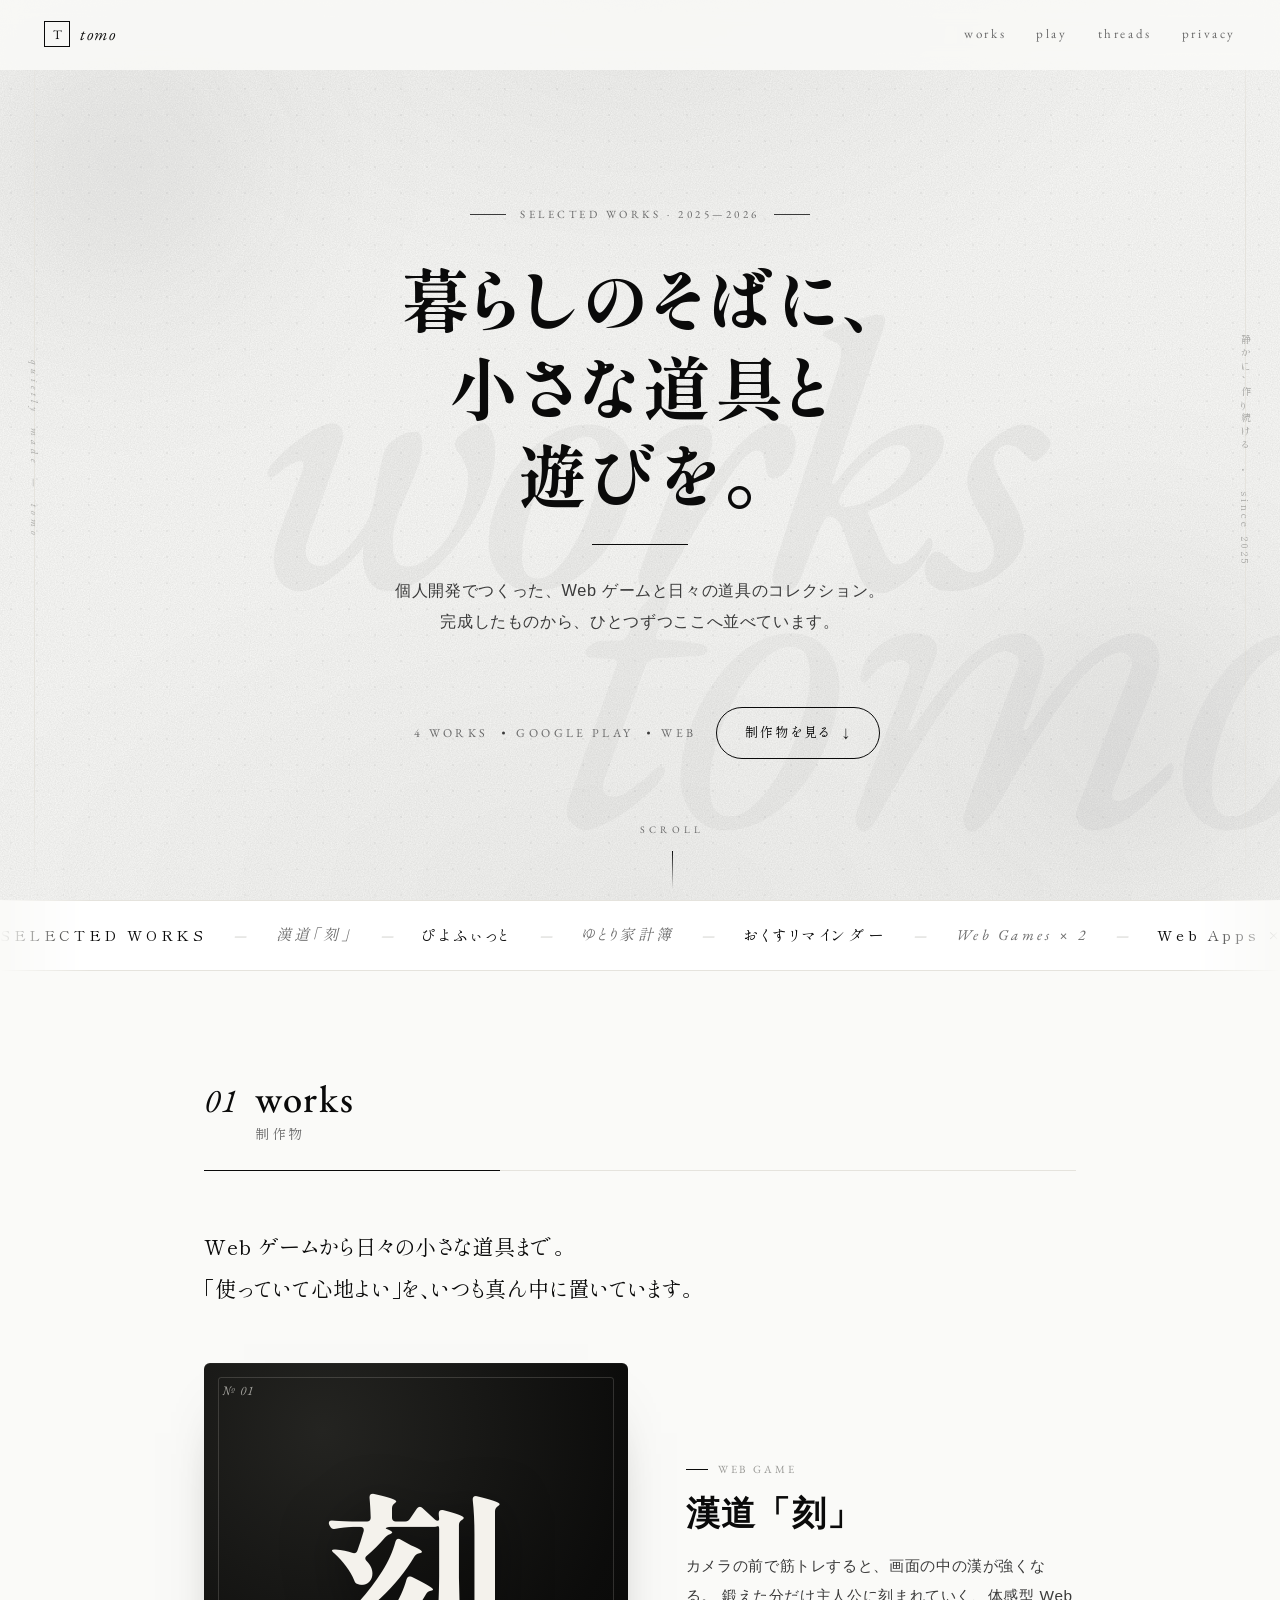
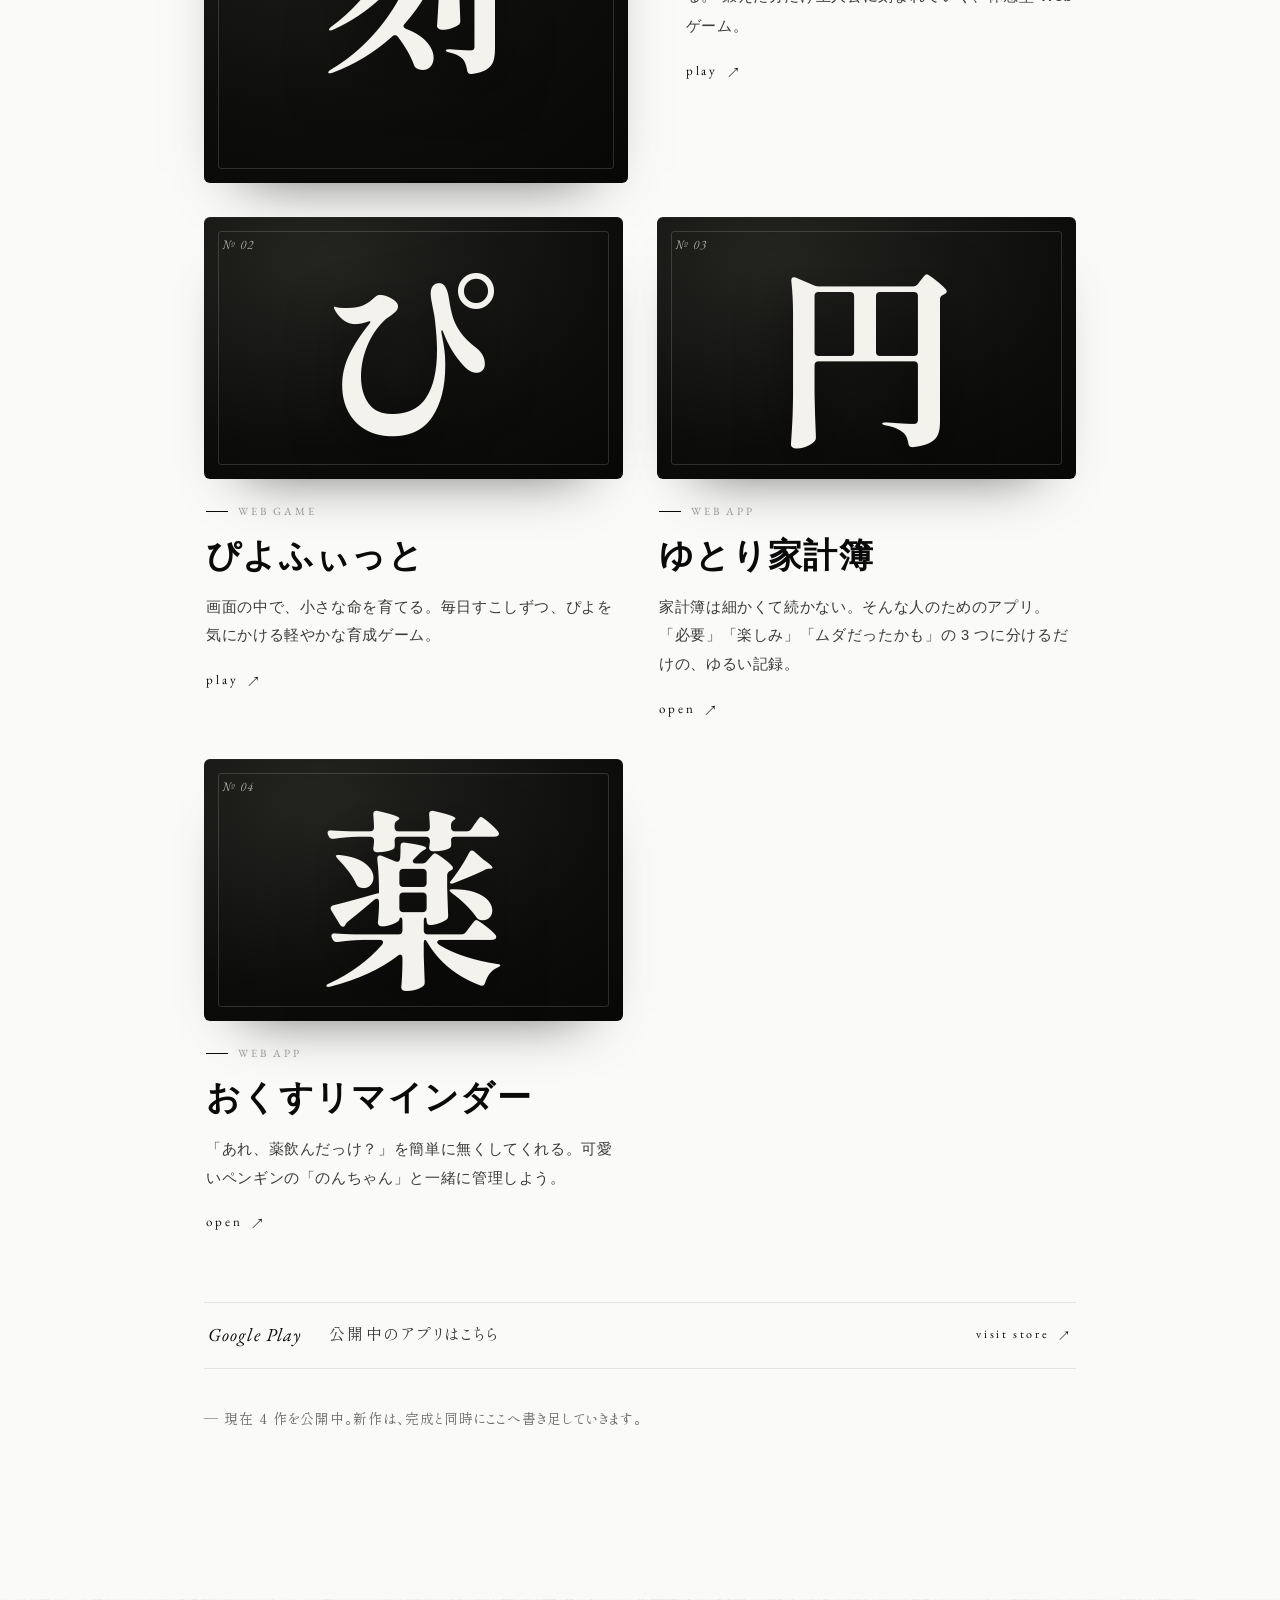
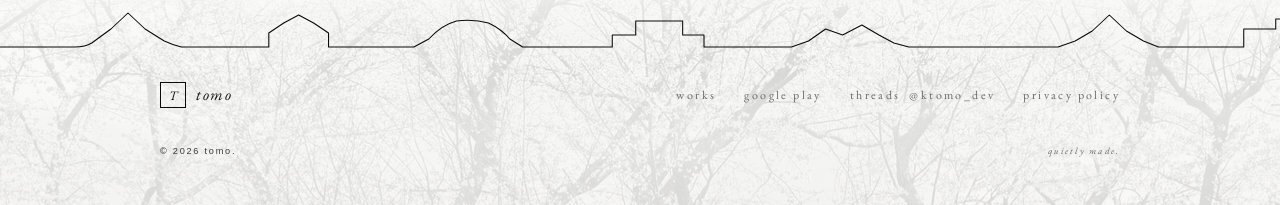
<file: index.html>
<!doctype html>
<html lang="ja">
<head>
<meta charset="utf-8" />
<meta name="viewport" content="width=device-width,initial-scale=1,viewport-fit=cover" />
<meta name="theme-color" content="#ffffff" />
<meta name="color-scheme" content="light" />

<title>とも ― 制作物 / Works &middot; Apps on Google Play</title>
<meta name="description"
  content="個人開発者ともの制作物コレクション。Web ゲームと日々の道具を一覧で。漢道「刻」・ぴよふぃっと・ゆとり家計簿・おくすリマインダー。" />
<link rel="canonical" href="https://tmk4men.github.io/tomo-site/" />

<meta property="og:type" content="website" />
<meta property="og:site_name" content="とも / Tomo" />
<meta property="og:title" content="とも ― 制作物 / Works &amp; Apps" />
<meta property="og:description"
  content="個人開発でつくった、Web ゲームと日々の道具のコレクション。" />
<meta property="og:url" content="https://tmk4men.github.io/tomo-site/" />
<meta property="og:image" content="https://tmk4men.github.io/tomo-site/assets/og.jpg" />
<meta property="og:image:width" content="1200" />
<meta property="og:image:height" content="630" />
<meta property="og:image:alt" content="とも ― 制作物コレクション。" />
<meta property="og:locale" content="ja_JP" />

<meta name="twitter:card" content="summary_large_image" />
<meta name="twitter:title" content="とも ― 制作物 / Works &amp; Apps" />
<meta name="twitter:description" content="個人開発でつくった、Web ゲームと日々の道具のコレクション。" />
<meta name="twitter:image" content="https://tmk4men.github.io/tomo-site/assets/og.jpg" />

<link rel="icon" type="image/png" sizes="32x32" href="assets/favicon-32.png" />
<link rel="icon" type="image/png" sizes="16x16" href="assets/favicon-16.png" />
<link rel="apple-touch-icon" sizes="180x180" href="assets/apple-touch-icon.png" />

<link rel="preconnect" href="https://fonts.googleapis.com" />
<link rel="preconnect" href="https://fonts.gstatic.com" crossorigin />
<link href="https://fonts.googleapis.com/css2?family=Shippori+Mincho+B1:wght@400;500;600;800&family=Zen+Kaku+Gothic+New:wght@300;400;500;700&family=EB+Garamond:ital,wght@0,400;0,500;1,400&family=Yomogi&display=swap"
  rel="stylesheet" />

<!-- Mark JS as available before first paint so reveal-on-scroll elements
     start hidden ONLY when JS can later reveal them (no-JS = always visible). -->
<script>document.documentElement.classList.add("js");</script>
<link rel="stylesheet" href="styles/main.css?v=16" />

<script type="application/ld+json">
{
  "@context": "https://schema.org",
  "@graph": [
    {
      "@type": "Person",
      "@id": "https://tmk4men.github.io/tomo-site/#tomo",
      "name": "とも",
      "alternateName": "Tomo",
      "url": "https://tmk4men.github.io/tomo-site/",
      "jobTitle": "個人アプリ開発者",
      "description": "Web ゲームと日々の道具を中心につくる個人開発者。"
    },
    {
      "@type": "ItemList",
      "name": "とも ― 制作物",
      "itemListOrder": "https://schema.org/ItemListOrderAscending",
      "numberOfItems": 4,
      "itemListElement": [
        {
          "@type": "ListItem",
          "position": 1,
          "item": {
            "@type": "SoftwareApplication",
            "name": "漢道「刻」",
            "applicationCategory": "GameApplication",
            "operatingSystem": "Web",
            "url": "https://haisui-no-ken.vercel.app/",
            "author": { "@id": "https://tmk4men.github.io/tomo-site/#tomo" }
          }
        },
        {
          "@type": "ListItem",
          "position": 2,
          "item": {
            "@type": "SoftwareApplication",
            "name": "ぴよふぃっと",
            "applicationCategory": "GameApplication",
            "operatingSystem": "Web",
            "url": "https://tamagolife.vercel.app/",
            "author": { "@id": "https://tmk4men.github.io/tomo-site/#tomo" }
          }
        },
        {
          "@type": "ListItem",
          "position": 3,
          "item": {
            "@type": "SoftwareApplication",
            "name": "ゆとり家計簿",
            "applicationCategory": "FinanceApplication",
            "operatingSystem": "Web",
            "url": "https://tmk4men.github.io/yurutto-kakeibo/",
            "author": { "@id": "https://tmk4men.github.io/tomo-site/#tomo" }
          }
        },
        {
          "@type": "ListItem",
          "position": 4,
          "item": {
            "@type": "SoftwareApplication",
            "name": "おくすリマインダー",
            "applicationCategory": "HealthApplication",
            "operatingSystem": "Web",
            "url": "https://okusu-reminder.vercel.app/",
            "author": { "@id": "https://tmk4men.github.io/tomo-site/#tomo" }
          }
        }
      ]
    }
  ]
}
</script>
</head>
<body>

<!-- thin reading progress -->
<div class="scroll-progress" aria-hidden="true"><span></span></div>

<!-- ───────────── decorative backdrop ───────────── -->
<div class="site-bg" aria-hidden="true">
  <div class="site-bg__grid"></div>
  <div class="site-bg__blob site-bg__blob--a"></div>
  <div class="site-bg__blob site-bg__blob--b"></div>
  <svg class="site-bg__noise" xmlns="http://www.w3.org/2000/svg">
    <filter id="sbNoise">
      <feTurbulence type="fractalNoise" baseFrequency="0.85" numOctaves="2" stitchTiles="stitch" />
      <feColorMatrix values="0 0 0 0 0.06  0 0 0 0 0.06  0 0 0 0 0.06  0 0 0 0.7 0" />
    </filter>
    <rect width="100%" height="100%" filter="url(#sbNoise)" />
  </svg>
  <div class="site-bg__rule site-bg__rule--l">
    <span class="site-bg__vert">quietly&nbsp;&nbsp;made&nbsp;&nbsp;—&nbsp;&nbsp;tomo</span>
  </div>
  <div class="site-bg__rule site-bg__rule--r">
    <span class="site-bg__vert">静かに、作り続ける　・　since 2025</span>
  </div>
  <div class="site-bg__mark">tomo</div>
</div>

<header class="site-header">
  <a href="#top" class="brand" aria-label="トップへ">
    <span class="brand-mark" aria-hidden="true">T</span>
    <span class="brand-name">tomo</span>
  </a>
  <nav class="site-nav" aria-label="主要ナビゲーション">
    <a href="#works">works</a>
    <a href="https://play.google.com/store/apps/dev?id=4981500069697226170" target="_blank" rel="noopener">play</a>
    <a href="https://www.threads.net/@ktomo_dev" target="_blank" rel="noopener">threads</a>
    <a href="privacy.html">privacy</a>
  </nav>
</header>

<main id="top">

<!-- ───────────── HERO ───────────── -->
<section class="hero" aria-labelledby="hero-title">
  <span class="hero-figure" aria-hidden="true">works</span>
  <div class="hero-inner">
    <p class="eyebrow">
      <span class="eyebrow-rule"></span>
      <span>Selected works &middot; 2025—2026</span>
      <span class="eyebrow-rule"></span>
    </p>

    <h1 id="hero-title" class="hero-title">
      <span class="hero-title-line">暮らしのそばに、</span>
      <span class="hero-title-line">小さな道具と</span>
      <span class="hero-title-line">遊びを。</span>
    </h1>

    <p class="hero-lead">
      個人開発でつくった、<br class="sp-only" />Web ゲームと日々の道具のコレクション。<br />
      完成したものから、<br class="sp-only" />ひとつずつここへ並べています。
    </p>

    <ul class="hero-meta" aria-label="メタ情報">
      <li>4 works</li>
      <li>Google Play</li>
      <li>Web</li>
    </ul>

    <a class="hero-cta" href="#works">
      <span>制作物を見る</span>
      <span class="hero-cta-arrow" aria-hidden="true">↓</span>
    </a>
  </div>

  <a class="hero-scroll" href="#works" aria-label="制作物へスクロール">
    <span class="hero-scroll-label">scroll</span>
    <span class="hero-scroll-line" aria-hidden="true"></span>
  </a>
</section>

<!-- ───────────── MARQUEE ───────────── -->
<div class="marquee" aria-hidden="true">
  <div class="marquee-track">
    <div class="marquee-group">
      <span class="m-item">SELECTED WORKS</span><span class="m-sep">—</span>
      <span class="m-item">漢道「刻」</span><span class="m-sep">—</span>
      <span class="m-item">ぴよふぃっと</span><span class="m-sep">—</span>
      <span class="m-item">ゆとり家計簿</span><span class="m-sep">—</span>
      <span class="m-item">おくすリマインダー</span><span class="m-sep">—</span>
      <span class="m-item">Web Games ×&nbsp;2</span><span class="m-sep">—</span>
      <span class="m-item">Web Apps ×&nbsp;2</span><span class="m-sep">—</span>
      <span class="m-item">Available on Google Play</span><span class="m-sep">—</span>
    </div>
    <div class="marquee-group" aria-hidden="true">
      <span class="m-item">SELECTED WORKS</span><span class="m-sep">—</span>
      <span class="m-item">漢道「刻」</span><span class="m-sep">—</span>
      <span class="m-item">ぴよふぃっと</span><span class="m-sep">—</span>
      <span class="m-item">ゆとり家計簿</span><span class="m-sep">—</span>
      <span class="m-item">おくすリマインダー</span><span class="m-sep">—</span>
      <span class="m-item">Web Games ×&nbsp;2</span><span class="m-sep">—</span>
      <span class="m-item">Web Apps ×&nbsp;2</span><span class="m-sep">—</span>
      <span class="m-item">Available on Google Play</span><span class="m-sep">—</span>
    </div>
  </div>
</div>

<!-- ───────────── WORKS ───────────── -->
<section class="works" id="works" aria-labelledby="works-title">
  <div class="section-head">
    <span class="section-num">01</span>
    <h2 class="section-title" id="works-title">works</h2>
    <span class="section-sub">制作物</span>
  </div>

  <p class="works-intro">
    Web ゲームから日々の小さな道具まで。<br />
    「使っていて心地よい」を、<br class="sp-only" />いつも真ん中に置いています。
  </p>

  <div class="works-gallery">

    <article class="work-card work-card--feature">
      <a class="work-card__link" href="https://haisui-no-ken.vercel.app/" target="_blank" rel="noopener" aria-label="漢道「刻」（Web Game）を新しいタブで開く">
        <span class="work-card__cover">
          <span class="work-card__glyph" aria-hidden="true">刻</span>
          <span class="work-card__no">№ 01</span>
          <span class="work-card__view">view ↗</span>
        </span>
        <span class="work-card__body">
          <span class="work-card__tag">Web Game</span>
          <span class="work-card__name">漢道「刻」</span>
          <span class="work-card__desc">
            カメラの前で筋トレすると、画面の中の漢が強くなる。
            鍛えた分だけ主人公に刻まれていく、体感型 Web ゲーム。
          </span>
          <span class="work-card__cta"><span>Play</span><span class="arrow" aria-hidden="true">↗</span></span>
        </span>
      </a>
    </article>

    <article class="work-card">
      <a class="work-card__link" href="https://tamagolife.vercel.app/?s=1776385224" target="_blank" rel="noopener" aria-label="ぴよふぃっと（Web Game）を新しいタブで開く">
        <span class="work-card__cover">
          <span class="work-card__glyph" aria-hidden="true">ぴ</span>
          <span class="work-card__no">№ 02</span>
          <span class="work-card__view">view ↗</span>
        </span>
        <span class="work-card__body">
          <span class="work-card__tag">Web Game</span>
          <span class="work-card__name">ぴよふぃっと</span>
          <span class="work-card__desc">
            画面の中で、小さな命を育てる。毎日すこしずつ、ぴよを気にかける軽やかな育成ゲーム。
          </span>
          <span class="work-card__cta"><span>Play</span><span class="arrow" aria-hidden="true">↗</span></span>
        </span>
      </a>
    </article>

    <article class="work-card">
      <a class="work-card__link" href="https://tmk4men.github.io/yurutto-kakeibo/" target="_blank" rel="noopener" aria-label="ゆとり家計簿（Web App）を新しいタブで開く">
        <span class="work-card__cover">
          <span class="work-card__glyph" aria-hidden="true">円</span>
          <span class="work-card__no">№ 03</span>
          <span class="work-card__view">view ↗</span>
        </span>
        <span class="work-card__body">
          <span class="work-card__tag">Web App</span>
          <span class="work-card__name">ゆとり家計簿</span>
          <span class="work-card__desc">
            家計簿は細かくて続かない。そんな人のためのアプリ。「必要」「楽しみ」「ムダだったかも」の 3 つに分けるだけの、ゆるい記録。
          </span>
          <span class="work-card__cta"><span>Open</span><span class="arrow" aria-hidden="true">↗</span></span>
        </span>
      </a>
    </article>

    <article class="work-card">
      <a class="work-card__link" href="https://okusu-reminder.vercel.app/" target="_blank" rel="noopener" aria-label="おくすリマインダー（Web App）を新しいタブで開く">
        <span class="work-card__cover">
          <span class="work-card__glyph" aria-hidden="true">薬</span>
          <span class="work-card__no">№ 04</span>
          <span class="work-card__view">view ↗</span>
        </span>
        <span class="work-card__body">
          <span class="work-card__tag">Web App</span>
          <span class="work-card__name">おくすリマインダー</span>
          <span class="work-card__desc">
            「あれ、薬飲んだっけ？」を簡単に無くしてくれる。可愛いペンギンの「のんちゃん」と一緒に管理しよう。
          </span>
          <span class="work-card__cta"><span>Open</span><span class="arrow" aria-hidden="true">↗</span></span>
        </span>
      </a>
    </article>

  </div>

  <a class="works-store" href="https://play.google.com/store/apps/dev?id=4981500069697226170" target="_blank" rel="noopener" aria-label="Google Play のとものアプリ一覧を新しいタブで開く">
    <span class="works-store-tag">Google Play</span>
    <span class="works-store-label">公開中のアプリはこちら</span>
    <span class="works-store-cta">
      <span class="works-store-cta-text">visit store</span>
      <span class="arrow" aria-hidden="true">↗</span>
    </span>
  </a>

  <p class="works-note">
    ―&nbsp;現在 4 作を公開中。<br class="sp-only" />新作は、完成と同時にここへ書き足していきます。
  </p>
</section>

</main>

<footer class="site-footer">
  <svg class="footer-horizon" viewBox="0 0 1200 52" preserveAspectRatio="none" aria-hidden="true">
    <path d="M0 48 L70 48 Q80 48 86 44 L104 30 L120 14 L136 30 L154 42 Q162 46 170 48 L252 48 L252 34 L266 24 L280 16 L294 24 L308 34 L308 48 L388 48 L402 40 Q414 26 428 22 Q444 20 458 24 Q470 30 478 40 L490 48 L574 48 L574 36 L596 36 L596 22 L640 22 L640 36 L660 36 L660 48 L742 48 L758 42 L774 30 L790 36 L808 26 L824 36 L838 44 L852 48 L992 48 L1008 42 L1024 32 L1040 16 L1056 32 L1072 42 L1086 48 L1166 48 L1166 30 L1196 30 L1196 20 L1206 20 L1206 30 L1210 30 L1210 48 L1200 48"
      fill="none" stroke="currentColor" stroke-width="1" stroke-linejoin="round" stroke-linecap="round" />
  </svg>
  <div class="footer-main">
    <div class="footer-brand">
      <span class="brand-mark" aria-hidden="true">T</span>
      <span>tomo</span>
    </div>
    <nav class="footer-nav" aria-label="フッターナビゲーション">
      <a href="#works">works</a>
      <a href="https://play.google.com/store/apps/dev?id=4981500069697226170" target="_blank" rel="noopener">google play</a>
      <a href="https://www.threads.net/@ktomo_dev" target="_blank" rel="noopener">threads &nbsp;@ktomo_dev</a>
      <a href="privacy.html">privacy policy</a>
    </nav>
  </div>
  <div class="footer-fine">
    <small>&copy; <span id="year">2026</span> tomo.</small>
    <small class="footer-fine-ja">quietly made.</small>
  </div>
</footer>

<script src="scripts/main.js?v=15" defer></script>
</body>
</html>
</file>
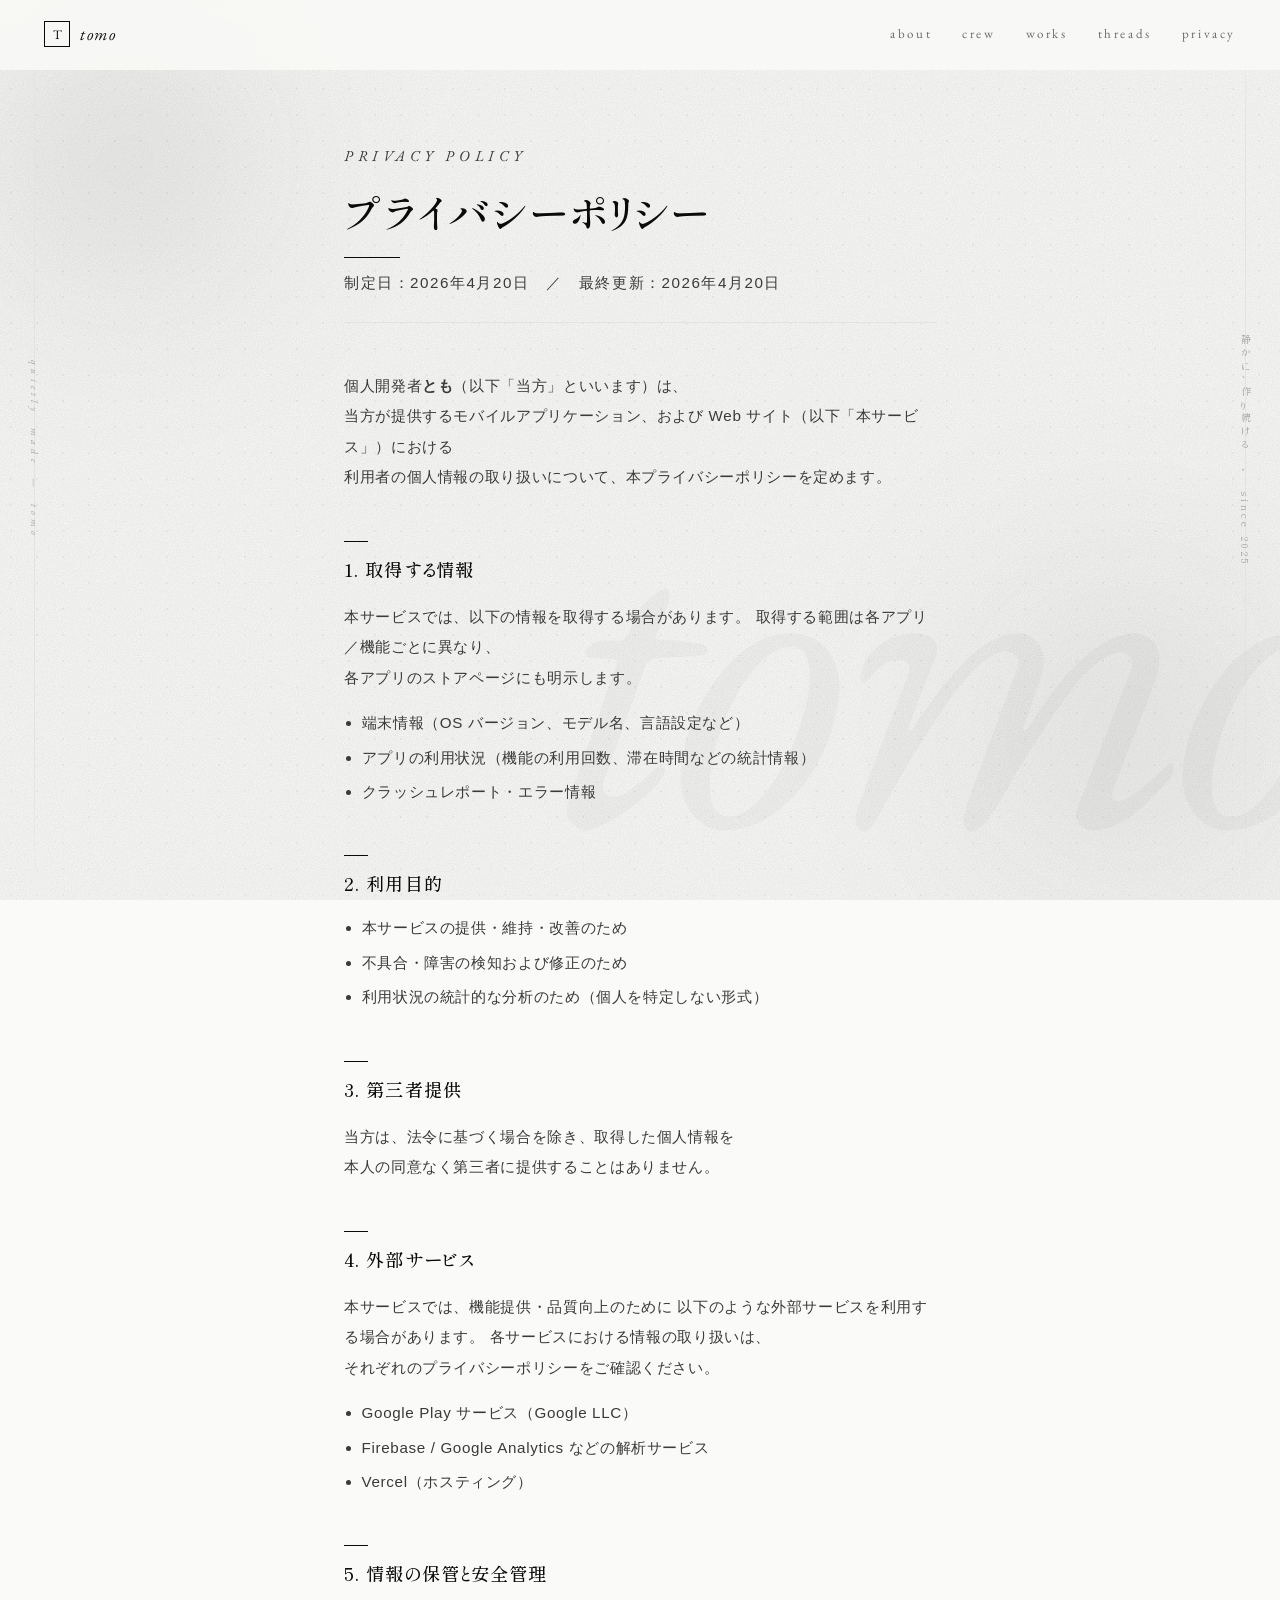
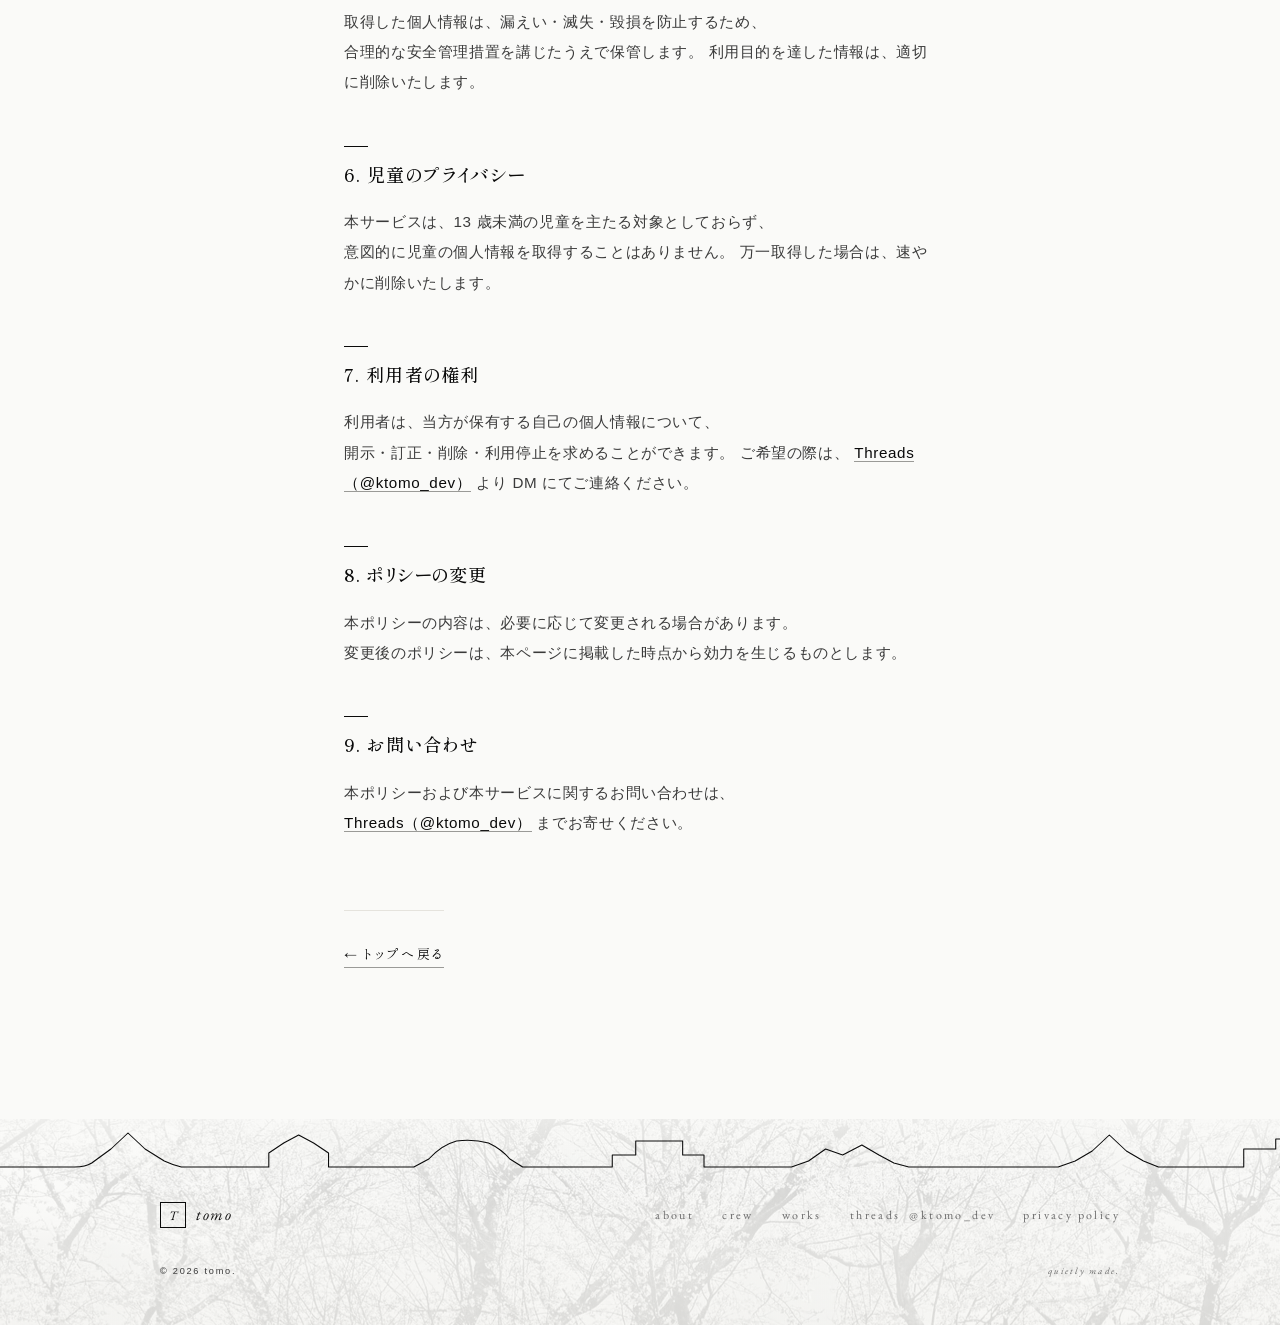
<file: privacy.html>
<!doctype html>
<html lang="ja">
<head>
<meta charset="utf-8" />
<meta name="viewport" content="width=device-width,initial-scale=1,viewport-fit=cover" />
<meta name="theme-color" content="#ffffff" />
<meta name="color-scheme" content="light" />

<title>プライバシーポリシー ― とも / Tomo</title>
<meta name="description" content="個人開発者ともの、アプリおよび当サイトにおける個人情報の取り扱いについてのポリシー。" />
<link rel="canonical" href="https://tmk4men.github.io/tomo-site/privacy.html" />

<meta property="og:type" content="article" />
<meta property="og:title" content="プライバシーポリシー ― とも / Tomo" />
<meta property="og:description" content="個人開発者ともの、アプリおよび当サイトにおける個人情報の取り扱いについて。" />
<meta property="og:image" content="https://tmk4men.github.io/tomo-site/assets/og.jpg" />
<meta property="og:locale" content="ja_JP" />

<link rel="icon" type="image/png" sizes="32x32" href="assets/favicon-32.png" />
<link rel="icon" type="image/png" sizes="16x16" href="assets/favicon-16.png" />
<link rel="apple-touch-icon" sizes="180x180" href="assets/apple-touch-icon.png" />

<link rel="preconnect" href="https://fonts.googleapis.com" />
<link rel="preconnect" href="https://fonts.gstatic.com" crossorigin />
<link href="https://fonts.googleapis.com/css2?family=Shippori+Mincho+B1:wght@400;500;600&family=Zen+Kaku+Gothic+New:wght@300;400;500&family=EB+Garamond:ital,wght@0,400;1,400&display=swap"
  rel="stylesheet" />

<link rel="stylesheet" href="styles/main.css?v=15" />
</head>
<body>

<!-- thin reading progress -->
<div class="scroll-progress" aria-hidden="true"><span></span></div>

<!-- ───────────── decorative backdrop ───────────── -->
<div class="site-bg" aria-hidden="true">
  <div class="site-bg__grid"></div>
  <div class="site-bg__blob site-bg__blob--a"></div>
  <div class="site-bg__blob site-bg__blob--b"></div>
  <svg class="site-bg__noise" xmlns="http://www.w3.org/2000/svg">
    <filter id="sbNoise">
      <feTurbulence type="fractalNoise" baseFrequency="0.85" numOctaves="2" stitchTiles="stitch" />
      <feColorMatrix values="0 0 0 0 0.06  0 0 0 0 0.06  0 0 0 0 0.06  0 0 0 0.7 0" />
    </filter>
    <rect width="100%" height="100%" filter="url(#sbNoise)" />
  </svg>
  <div class="site-bg__rule site-bg__rule--l">
    <span class="site-bg__vert">quietly&nbsp;&nbsp;made&nbsp;&nbsp;—&nbsp;&nbsp;tomo</span>
  </div>
  <div class="site-bg__rule site-bg__rule--r">
    <span class="site-bg__vert">静かに、作り続ける　・　since 2025</span>
  </div>
  <div class="site-bg__mark">tomo</div>
</div>

<header class="site-header">
  <a href="index.html#top" class="brand" aria-label="トップへ">
    <span class="brand-mark" aria-hidden="true">T</span>
    <span class="brand-name">tomo</span>
  </a>
  <nav class="site-nav" aria-label="主要ナビゲーション">
    <a href="index.html#about">about</a>
    <a href="index.html#crew">crew</a>
    <a href="index.html#works">works</a>
    <a href="https://www.threads.net/@ktomo_dev" target="_blank" rel="noopener">threads</a>
    <a href="privacy.html">privacy</a>
  </nav>
</header>

<main class="doc">
  <p class="doc-eyebrow">Privacy Policy</p>
  <h1>プライバシーポリシー</h1>
  <p class="doc-meta">制定日：2026年4月20日　／　最終更新：2026年4月20日</p>

  <p>
    個人開発者<strong>とも</strong>（以下「当方」といいます）は、<br class="pc-only" />
    当方が提供するモバイルアプリケーション、<br class="sp-only" />および Web サイト（以下「本サービス」）における
    <br class="pc-only" />
    利用者の個人情報の取り扱いについて、<br class="sp-only" />本プライバシーポリシーを定めます。
  </p>

  <h2>1. 取得する情報</h2>
  <p>
    本サービスでは、<br class="sp-only" />以下の情報を取得する場合があります。
    取得する範囲は各アプリ／機能ごとに異なり、<br class="pc-only" />
    各アプリのストアページにも<br class="sp-only" />明示します。
  </p>
  <ul>
    <li>端末情報（OS バージョン、モデル名、言語設定など）</li>
    <li>アプリの利用状況（機能の利用回数、滞在時間などの統計情報）</li>
    <li>クラッシュレポート・エラー情報</li>
  </ul>

  <h2>2. 利用目的</h2>
  <ul>
    <li>本サービスの提供・維持・改善のため</li>
    <li>不具合・障害の検知および修正のため</li>
    <li>利用状況の統計的な分析のため（個人を特定しない形式）</li>
  </ul>

  <h2>3. 第三者提供</h2>
  <p>
    当方は、法令に基づく場合を除き、<br class="sp-only" />取得した個人情報を
    <br class="pc-only" />
    本人の同意なく第三者に提供することはありません。
  </p>

  <h2>4. 外部サービス</h2>
  <p>
    本サービスでは、<br class="sp-only" />機能提供・品質向上のために
    以下のような外部サービスを<br class="sp-only" />利用する場合があります。
    各サービスにおける情報の取り扱いは、<br class="pc-only" />
    それぞれのプライバシーポリシーをご確認ください。
  </p>
  <ul>
    <li>Google Play サービス（Google LLC）</li>
    <li>Firebase / Google Analytics などの解析サービス</li>
    <li>Vercel（ホスティング）</li>
  </ul>

  <h2>5. 情報の保管と安全管理</h2>
  <p>
    取得した個人情報は、<br class="sp-only" />漏えい・滅失・毀損を防止するため、
    <br class="pc-only" />
    合理的な安全管理措置を講じたうえで保管します。
    利用目的を達した情報は、<br class="sp-only" />適切に削除いたします。
  </p>

  <h2>6. 児童のプライバシー</h2>
  <p>
    本サービスは、13 歳未満の児童を<br class="sp-only" />主たる対象としておらず、
    <br class="pc-only" />
    意図的に児童の個人情報を取得することはありません。
    万一取得した場合は、速やかに削除いたします。
  </p>

  <h2>7. 利用者の権利</h2>
  <p>
    利用者は、当方が保有する自己の個人情報について、<br class="pc-only" />
    開示・訂正・削除・利用停止を<br class="sp-only" />求めることができます。
    ご希望の際は、<br class="sp-only" />
    <a href="https://www.threads.net/@ktomo_dev" target="_blank" rel="noopener">Threads（@ktomo_dev）</a>
    より DM にてご連絡ください。
  </p>

  <h2>8. ポリシーの変更</h2>
  <p>
    本ポリシーの内容は、<br class="sp-only" />必要に応じて変更される場合があります。
    <br class="pc-only" />
    変更後のポリシーは、<br class="sp-only" />本ページに掲載した時点から効力を生じるものとします。
  </p>

  <h2>9. お問い合わせ</h2>
  <p>
    本ポリシーおよび本サービスに関するお問い合わせは、<br class="pc-only" />
    <a href="https://www.threads.net/@ktomo_dev" target="_blank" rel="noopener">Threads（@ktomo_dev）</a>
    までお寄せください。
  </p>

  <a href="index.html#top" class="doc-back">← トップへ戻る</a>
</main>

<footer class="site-footer">
  <svg class="footer-horizon" viewBox="0 0 1200 52" preserveAspectRatio="none" aria-hidden="true">
    <path d="M0 48 L70 48 Q80 48 86 44 L104 30 L120 14 L136 30 L154 42 Q162 46 170 48 L252 48 L252 34 L266 24 L280 16 L294 24 L308 34 L308 48 L388 48 L402 40 Q414 26 428 22 Q444 20 458 24 Q470 30 478 40 L490 48 L574 48 L574 36 L596 36 L596 22 L640 22 L640 36 L660 36 L660 48 L742 48 L758 42 L774 30 L790 36 L808 26 L824 36 L838 44 L852 48 L992 48 L1008 42 L1024 32 L1040 16 L1056 32 L1072 42 L1086 48 L1166 48 L1166 30 L1196 30 L1196 20 L1206 20 L1206 30 L1210 30 L1210 48 L1200 48"
      fill="none" stroke="currentColor" stroke-width="1" stroke-linejoin="round" stroke-linecap="round" />
  </svg>
  <div class="footer-main">
    <div class="footer-brand">
      <span class="brand-mark" aria-hidden="true">T</span>
      <span>tomo</span>
    </div>
    <nav class="footer-nav" aria-label="フッターナビゲーション">
      <a href="index.html#about">about</a>
      <a href="index.html#crew">crew</a>
      <a href="index.html#works">works</a>
      <a href="https://www.threads.net/@ktomo_dev" target="_blank" rel="noopener">threads &nbsp;@ktomo_dev</a>
      <a href="privacy.html">privacy policy</a>
    </nav>
  </div>
  <div class="footer-fine">
    <small>&copy; <span id="year">2026</span> tomo.</small>
    <small class="footer-fine-ja">quietly made.</small>
  </div>
</footer>

<script src="scripts/main.js?v=14" defer></script>
</body>
</html>
</file>
<file: styles/main.css>
/* ─────────────── tokens ─────────────── */
:root {
  --bg: #fafaf8;
  --bg-elev: #ffffff;
  --bg-deep: #f3f2ee;
  --fg: #101010;
  --fg-mid: #3a3a3a;
  --fg-dim: #6a6a6a;
  --fg-muted: #9a9a97;
  --fg-faint: #c5c4bf;
  --line: #e5e3dd;
  --line-soft: #efede8;
  --ink: #0a0a0a;

  --font-display: "Shippori Mincho B1", "Yu Mincho", "游明朝", serif;
  --font-body: "Zen Kaku Gothic New", "Hiragino Sans", "Yu Gothic", sans-serif;
  --font-latin: "EB Garamond", "Shippori Mincho B1", serif;

  --container: 960px;
  --gutter: clamp(20px, 4vw, 44px);

  --ease-out: cubic-bezier(0.2, 0.7, 0.15, 1);
  --ease-in-out: cubic-bezier(0.65, 0.02, 0.28, 1);
}

/* ─────────────── decorative backdrop ─────────────── */
/* Fixed, full-viewport paper-like layer that sits behind everything.
   Kept strictly monochrome — opacity is held low so copy stays readable. */
.site-bg {
  position: fixed;
  inset: 0;
  z-index: -1;
  pointer-events: none;
  overflow: hidden;
  contain: strict;
}

/* faint dotted grid */
.site-bg__grid {
  position: absolute;
  inset: -2px;
  background-image: radial-gradient(rgba(16, 16, 16, 0.09) 0.7px, transparent 0.8px);
  background-size: 26px 26px;
  background-position: 0 0;
  opacity: 0.55;
  mask-image: radial-gradient(120% 90% at 50% 40%, #000 55%, transparent 100%);
  -webkit-mask-image: radial-gradient(120% 90% at 50% 40%, #000 55%, transparent 100%);
}

/* slow-drifting blur blobs */
.site-bg__blob {
  position: absolute;
  width: 64vmin;
  height: 64vmin;
  border-radius: 50%;
  filter: blur(70px);
  opacity: 0.42;
  mix-blend-mode: multiply;
  will-change: transform;
}
.site-bg__blob--a {
  left: -18vmin;
  top: -14vmin;
  background: radial-gradient(closest-side, rgba(16, 16, 16, 0.22), rgba(16, 16, 16, 0) 70%);
  animation: bg-drift-a 36s ease-in-out infinite alternate;
}
.site-bg__blob--b {
  right: -22vmin;
  top: 42vh;
  width: 78vmin;
  height: 78vmin;
  background: radial-gradient(closest-side, rgba(16, 16, 16, 0.18), rgba(16, 16, 16, 0) 70%);
  animation: bg-drift-b 48s ease-in-out infinite alternate;
}
@keyframes bg-drift-a {
  0%   { transform: translate3d(0, 0, 0) scale(1); }
  50%  { transform: translate3d(6vw, 4vh, 0) scale(1.08); }
  100% { transform: translate3d(-4vw, 8vh, 0) scale(0.96); }
}
@keyframes bg-drift-b {
  0%   { transform: translate3d(0, 0, 0) scale(1); }
  50%  { transform: translate3d(-5vw, -6vh, 0) scale(1.04); }
  100% { transform: translate3d(4vw, 4vh, 0) scale(1.1); }
}

/* paper grain */
.site-bg__noise {
  position: absolute;
  inset: 0;
  width: 100%;
  height: 100%;
  opacity: 0.18;
  mix-blend-mode: multiply;
}

/* vertical rules with watermark text (desktop only) */
.site-bg__rule {
  position: absolute;
  top: 0;
  bottom: 0;
  width: 1px;
  background: linear-gradient(180deg, transparent 0%, var(--line) 14%, var(--line) 86%, transparent 100%);
  display: none;
}
.site-bg__rule--l { left: 34px; }
.site-bg__rule--r { right: 34px; }
.site-bg__vert {
  position: absolute;
  top: 50%;
  left: 50%;
  transform: translate(-50%, -50%);
  writing-mode: vertical-rl;
  font-family: var(--font-latin);
  font-style: italic;
  font-size: 10px;
  letter-spacing: 0.42em;
  color: var(--fg-muted);
  white-space: nowrap;
  text-transform: lowercase;
  opacity: 0.8;
}
.site-bg__rule--r .site-bg__vert {
  font-family: var(--font-display);
  font-style: normal;
  letter-spacing: 0.3em;
}

/* oversized editorial watermark */
.site-bg__mark {
  position: absolute;
  right: -4vw;
  bottom: 6vh;
  font-family: var(--font-latin);
  font-style: italic;
  font-weight: 400;
  font-size: clamp(18rem, 36vw, 32rem);
  line-height: 0.8;
  color: var(--ink);
  opacity: 0.028;
  letter-spacing: -0.04em;
  user-select: none;
  pointer-events: none;
  --mark-parallax: 0px;
  /* `translate` is a separate property from `transform`, so the
     scroll-driven parallax (here) and the float animation (below)
     compose rather than fight. */
  translate: 0 var(--mark-parallax);
  animation: bg-mark-float 24s ease-in-out infinite alternate;
}
@keyframes bg-mark-float {
  to { transform: translateY(-18px); }
}

@media (min-width: 1100px) {
  .site-bg__rule { display: block; }
}

/* ─────────────── reset ─────────────── */
*, *::before, *::after { box-sizing: border-box; }

html {
  scroll-behavior: smooth;
  /* Single source of truth for anchor offset under the fixed header.
     ~72px works for both desktop (~60px header) and mobile (~52px). */
  scroll-padding-top: 72px;
  text-size-adjust: 100%;
  -webkit-text-size-adjust: 100%;
  background: var(--bg);
}

body {
  margin: 0;
  background: transparent;
  color: var(--fg);
  font-family: var(--font-body);
  font-weight: 400;
  font-feature-settings: "palt";
  line-height: 1.9;
  letter-spacing: 0.04em;
  -webkit-font-smoothing: antialiased;
  text-rendering: optimizeLegibility;
  overflow-x: clip;
  line-break: strict;
  word-break: normal;
  overflow-wrap: anywhere;
}

img, picture, svg { display: block; max-width: 100%; height: auto; }
a { color: inherit; text-decoration: none; }
button { font: inherit; background: none; border: 0; color: inherit; cursor: pointer; }
ul, ol, dl { margin: 0; padding: 0; list-style: none; }

::selection { background: var(--ink); color: var(--bg); }

/* keyboard focus — visible ring without affecting mouse/touch users */
:focus-visible {
  outline: 2px solid var(--ink);
  outline-offset: 3px;
  border-radius: 2px;
}
.work-card__link:focus-visible {
  outline-offset: 5px;
}

.sp-only { display: inline; }
.pc-only { display: none; }
.nobr { white-space: nowrap; }
@media (min-width: 768px) {
  .sp-only { display: none; }
  .pc-only { display: inline; }
}

/* ─────────────── reading progress ─────────────── */
.scroll-progress {
  position: fixed;
  top: 0; left: 0; right: 0;
  height: 2px;
  z-index: 40;
  pointer-events: none;
  background: transparent;
}
.scroll-progress span {
  display: block;
  height: 100%;
  width: 0;
  background: linear-gradient(90deg, var(--ink) 0%, var(--ink) 70%, var(--fg-mid) 100%);
  transition: width 0.08s linear;
  will-change: width;
}

/* ─────────────── header ─────────────── */
.site-header {
  position: fixed;
  top: 0; left: 0; right: 0;
  z-index: 30;
  display: flex;
  align-items: center;
  justify-content: space-between;
  padding: 16px var(--gutter);
  background: rgba(250, 250, 248, 0.82);
  backdrop-filter: saturate(1.2) blur(10px);
  -webkit-backdrop-filter: saturate(1.2) blur(10px);
  border-bottom: 1px solid transparent;
  transition:
    border-color 0.4s var(--ease-out),
    background 0.4s var(--ease-out),
    transform 0.5s var(--ease-out);
  will-change: transform;
}
.site-header.is-scrolled {
  border-color: var(--line);
  background: rgba(250, 250, 248, 0.94);
}
.site-header.is-hidden {
  transform: translateY(-100%);
}

.brand {
  display: inline-flex;
  align-items: center;
  gap: 10px;
  font-family: var(--font-latin);
  letter-spacing: 0.1em;
}
.brand-mark {
  display: inline-grid;
  place-items: center;
  width: 26px; height: 26px;
  border: 1px solid var(--ink);
  color: var(--ink);
  font-family: var(--font-latin);
  font-size: 13px;
  letter-spacing: 0;
  line-height: 1;
}
.brand-name {
  font-family: var(--font-latin);
  font-style: italic;
  font-size: 17px;
  color: var(--fg);
}

.site-nav {
  display: flex;
  gap: clamp(14px, 3vw, 30px);
  font-family: var(--font-latin);
  font-size: 13px;
  letter-spacing: 0.2em;
  text-transform: lowercase;
}
.site-nav a {
  color: var(--fg-dim);
  transition: color 0.4s var(--ease-out);
  padding: 6px 0;
  position: relative;
}
.site-nav a::after {
  content: "";
  position: absolute;
  left: 0; right: 100%;
  bottom: 0;
  height: 1px;
  background: var(--ink);
  transition: right 0.5s var(--ease-out);
}
.site-nav a:hover { color: var(--ink); }
.site-nav a:hover::after { right: 0; }

/* ─────────────── hero ─────────────── */
.hero {
  /* Fallback chain: vh → svh → dvh.
     dvh tracks the URL bar so hero stays as tall as the actual viewport
     on iOS, which keeps the bottom scroll cue visually at the bottom. */
  min-height: 100vh;
  min-height: 100svh;
  min-height: 100dvh;
  display: grid;
  place-items: center;
  padding:
    clamp(110px, 16vh, 160px)
    var(--gutter)
    max(clamp(60px, 10vh, 100px), calc(env(safe-area-inset-bottom) + 28px));
  position: relative;
  overflow: clip;
}
.hero::before {
  content: "";
  position: absolute;
  inset: 0;
  background:
    radial-gradient(60% 50% at 50% 0%, rgba(0,0,0,0.04), transparent 70%),
    radial-gradient(80% 60% at 50% 100%, rgba(0,0,0,0.03), transparent 70%);
  pointer-events: none;
}

.hero-inner {
  width: 100%;
  max-width: 720px;
  text-align: center;
  position: relative;
  z-index: 1;
}

/* oversized backdrop word behind the hero copy */
.hero-figure {
  position: absolute;
  top: 50%;
  left: 50%;
  transform: translate(-50%, -50%);
  z-index: 0;
  font-family: var(--font-latin);
  font-style: italic;
  font-weight: 500;
  font-size: clamp(9rem, 30vw, 26rem);
  line-height: 1;
  letter-spacing: -0.04em;
  color: var(--ink);
  opacity: 0.035;
  white-space: nowrap;
  user-select: none;
  pointer-events: none;
  animation: bg-mark-float 24s ease-in-out infinite alternate;
}

/* eyebrow */
.eyebrow {
  display: inline-flex;
  align-items: center;
  justify-content: center;
  gap: 14px;
  font-family: var(--font-latin);
  font-size: 11px;
  letter-spacing: 0.32em;
  color: var(--fg-dim);
  text-transform: uppercase;
  margin: 0 0 28px;
  opacity: 0;
  animation: fade-in 1s var(--ease-out) 0.55s forwards;
}
.eyebrow-rule {
  display: inline-block;
  width: 36px; height: 1px;
  background: var(--fg-mid);
}

/* title — editorial mincho, line-by-line rise */
.hero-title {
  font-family: var(--font-display);
  font-weight: 800;
  font-size: clamp(2.5rem, 8vw, 4.3rem);
  line-height: 1.28;
  letter-spacing: 0.045em;
  margin: 0 0 30px;
  color: var(--ink);
  position: relative;
  padding-bottom: 28px;
}
.hero-title-line {
  display: block;
  opacity: 0;
  transform: translateY(20px);
  animation: fade-rise 1.1s var(--ease-out) forwards;
}
.hero-title-line:nth-child(1) { animation-delay: 0.30s; }
.hero-title-line:nth-child(2) { animation-delay: 0.48s; }
.hero-title-line:nth-child(3) { animation-delay: 0.66s; }

/* animated underline under the title */
.hero-title::after {
  content: "";
  position: absolute;
  left: 50%;
  bottom: 0;
  width: 0;
  height: 1px;
  background: var(--ink);
  transform: translateX(-50%);
  animation: underline-grow 1.4s var(--ease-out) 1.1s forwards;
}
@keyframes underline-grow {
  to { width: min(96px, 24%); }
}

/* hero call-to-action pill */
.hero-cta {
  display: inline-flex;
  align-items: center;
  gap: 12px;
  margin-top: 36px;
  padding: 13px 28px;
  border: 1px solid var(--ink);
  border-radius: 999px;
  font-family: var(--font-latin);
  font-size: 13px;
  letter-spacing: 0.18em;
  color: var(--ink);
  position: relative;
  overflow: hidden;
  isolation: isolate;
  opacity: 0;
  animation: fade-rise 1s var(--ease-out) 2.1s forwards;
  transition: color 0.5s var(--ease-out);
}
.hero-cta > span { position: relative; z-index: 1; }
.hero-cta::before {
  content: "";
  position: absolute;
  inset: 0;
  z-index: 0;
  background: var(--ink);
  transform: translateY(101%);
  transition: transform 0.55s var(--ease-out);
}
.hero-cta:hover { color: var(--bg); }
.hero-cta:hover::before { transform: translateY(0); }
.hero-cta-arrow { transition: transform 0.5s var(--ease-out); }
.hero-cta:hover .hero-cta-arrow { transform: translateY(3px); }

.hero-lead {
  font-size: clamp(0.94rem, 1.6vw, 1.02rem);
  color: var(--fg-mid);
  margin: 0 auto 34px;
  max-width: 36em;
  opacity: 0;
  transform: translateY(10px);
  animation: fade-rise 1.2s var(--ease-out) 1.6s forwards;
}

.hero-meta {
  display: inline-flex;
  gap: 0;
  font-family: var(--font-latin);
  font-size: 12px;
  letter-spacing: 0.28em;
  color: var(--fg-dim);
  text-transform: uppercase;
  opacity: 0;
  animation: fade-rise 1s var(--ease-out) 1.85s forwards;
}
.hero-meta li {
  padding: 0 14px;
  position: relative;
}
.hero-meta li + li::before {
  content: "";
  position: absolute;
  left: 0; top: 50%;
  width: 3px; height: 3px;
  background: var(--fg-mid);
  border-radius: 50%;
  transform: translateY(-50%);
}

@keyframes fade-in { to { opacity: 1; } }
@keyframes fade-rise {
  to { opacity: 1; transform: translateY(0); }
}

/* hero scroll cue */
.hero-scroll {
  position: absolute;
  left: 50%;
  bottom: max(clamp(4px, 1.2vh, 12px), calc(env(safe-area-inset-bottom) + 4px));
  transform: translateX(-50%);
  display: inline-flex;
  flex-direction: column;
  align-items: center;
  gap: 12px;
  font-family: var(--font-latin);
  font-size: 10px;
  letter-spacing: 0.42em;
  color: var(--fg-dim);
  text-transform: uppercase;
  opacity: 0;
  animation: fade-rise 1s var(--ease-out) 3.2s forwards;
}
.hero-scroll-label {
  transition: color 0.4s var(--ease-out);
}
.hero-scroll:hover .hero-scroll-label { color: var(--ink); }
.hero-scroll-line {
  position: relative;
  width: 1px;
  height: 38px;
  background: linear-gradient(180deg, var(--ink) 0%, transparent 100%);
  overflow: hidden;
}
.hero-scroll-line::after {
  content: "";
  position: absolute;
  top: -60%;
  left: -1px;
  width: 3px;
  height: 60%;
  background: var(--bg);
  animation: scroll-cue 2.4s ease-in-out infinite;
}
@keyframes scroll-cue {
  0%   { top: -60%; }
  60%  { top: 100%; }
  100% { top: 100%; }
}
@media (max-width: 340px) {
  .hero-scroll { display: none; }
}

/* ─────────────── marquee ─────────────── */
.marquee {
  position: relative;
  width: 100%;
  overflow: hidden;
  padding: 20px 0;
  border-block: 1px solid var(--line);
  background: var(--bg-elev);
  mask-image: linear-gradient(90deg, transparent, #000 7%, #000 93%, transparent);
  -webkit-mask-image: linear-gradient(90deg, transparent, #000 7%, #000 93%, transparent);
}
.marquee-track {
  display: flex;
  width: max-content;
  animation: marquee 28s linear infinite;
  will-change: transform;
}
.marquee-group {
  display: flex;
  align-items: center;
  gap: 28px;
  padding-right: 28px;
  flex-shrink: 0;
}
.marquee:hover .marquee-track { animation-play-state: paused; }

.m-item {
  font-family: var(--font-latin);
  font-style: italic;
  font-size: clamp(13px, 1.6vw, 15px);
  letter-spacing: 0.22em;
  color: var(--fg-dim);
  white-space: nowrap;
}
.m-item:nth-child(4n+1) {
  font-family: var(--font-display);
  font-style: normal;
  letter-spacing: 0.24em;
  color: var(--ink);
}
.m-sep {
  color: var(--fg-faint);
  font-size: 14px;
  font-family: var(--font-latin);
}

@keyframes marquee {
  from { transform: translate3d(0, 0, 0); }
  to   { transform: translate3d(-50%, 0, 0); }
}
/* ─────────────── section scaffolding ─────────────── */
section.works {
  max-width: var(--container);
  margin: 0 auto;
  padding: clamp(80px, 12vh, 130px) var(--gutter);
}

.section-head {
  position: relative;
  margin-bottom: clamp(40px, 6vh, 68px);
  padding-bottom: 24px;
  display: grid;
  grid-template-columns: auto 1fr;
  grid-template-rows: auto auto;
  column-gap: 18px;
  align-items: baseline;
}
.section-head::after {
  content: "";
  position: absolute;
  left: 0; bottom: 0;
  width: 0;
  height: 1px;
  background: var(--ink);
  transition: width 1.2s var(--ease-out) 0.2s;
}
.section-head.is-visible::after {
  width: 100%;
  background: linear-gradient(90deg, var(--ink) 0%, var(--ink) 34%, var(--line) 34%, var(--line) 100%);
}
.section-num {
  grid-row: 1 / span 2;
  font-family: var(--font-latin);
  font-style: italic;
  font-size: clamp(1.6rem, 3.5vw, 2.1rem);
  color: var(--ink);
  line-height: 1;
  letter-spacing: 0.02em;
  opacity: 0;
  transform: translateY(10px);
  transition: opacity 0.9s var(--ease-out), transform 0.9s var(--ease-out);
}
.section-title {
  grid-column: 2;
  font-family: var(--font-latin);
  font-weight: 500;
  font-size: clamp(1.7rem, 4vw, 2.4rem);
  letter-spacing: 0.04em;
  margin: 0;
  line-height: 1;
  color: var(--ink);
  text-transform: lowercase;
  opacity: 0;
  transform: translateY(12px);
  transition: opacity 0.9s var(--ease-out) 0.18s, transform 0.9s var(--ease-out) 0.18s;
}
.section-sub {
  grid-column: 2;
  font-family: var(--font-display);
  font-size: 0.85rem;
  color: var(--fg-dim);
  letter-spacing: 0.18em;
  margin-top: 4px;
  opacity: 0;
  transform: translateY(12px);
  transition: opacity 0.9s var(--ease-out) 0.34s, transform 0.9s var(--ease-out) 0.34s;
}
.section-head.is-visible .section-num,
.section-head.is-visible .section-title,
.section-head.is-visible .section-sub {
  opacity: 1;
  transform: translateY(0);
}

.reveal {
  opacity: 0;
  transform: translateY(18px);
  transition: opacity 1.1s var(--ease-out), transform 1.1s var(--ease-out);
}
.reveal.is-visible {
  opacity: 1;
  transform: translateY(0);
}

/* No-JS / JS-error safety net: elements that rely on a JS-added `.is-visible`
   must never stay invisible if the script never runs. (`.reveal` is added by
   JS itself, so it's already safe.) */
html:not(.js) .work-card,
html:not(.js) .section-num,
html:not(.js) .section-title,
html:not(.js) .section-sub {
  opacity: 1;
  transform: none;
}

/* ─────────────── works intro ─────────────── */
.works-intro {
  font-family: var(--font-display);
  font-size: clamp(1.05rem, 2.1vw, 1.32rem);
  line-height: 2;
  letter-spacing: 0.05em;
  color: var(--ink);
  max-width: 30em;
  margin: 0 0 clamp(38px, 6vh, 64px);
}

/* ─────────────── works gallery ─────────────── */
.works-gallery {
  display: grid;
  grid-template-columns: repeat(2, 1fr);
  gap: clamp(20px, 3vw, 34px);
}
@media (max-width: 680px) {
  .works-gallery { grid-template-columns: 1fr; }
}

.work-card {
  position: relative;
  opacity: 0;
  transform: translateY(24px);
  transition: opacity 1s var(--ease-out), transform 1s var(--ease-out);
}
.work-card.is-visible { opacity: 1; transform: translateY(0); }
.work-card--feature { grid-column: 1 / -1; }

.work-card__link {
  display: grid;
  grid-template-rows: auto auto;
  gap: clamp(16px, 2vw, 22px);
  color: inherit;
}
@media (min-width: 681px) {
  .work-card--feature .work-card__link {
    grid-template-columns: 1.08fr 1fr;
    grid-template-rows: auto;
    gap: clamp(28px, 4.5vw, 56px);
    align-items: stretch;
  }
  .work-card--feature .work-card__body { justify-content: center; }
}

/* dark cover plate with an oversized mincho glyph */
.work-card__cover {
  position: relative;
  display: grid;
  place-items: center;
  aspect-ratio: 16 / 10;
  overflow: hidden;
  border-radius: 6px;
  isolation: isolate;
  background:
    radial-gradient(130% 130% at 28% 16%, #242421 0%, #0c0c0b 56%, #050504 100%);
  box-shadow:
    0 1px 0 rgba(255, 255, 255, 0.04) inset,
    0 30px 60px -40px rgba(0, 0, 0, 0.7);
}
.work-card--feature .work-card__cover { aspect-ratio: 16 / 9; }
@media (min-width: 681px) {
  .work-card--feature .work-card__cover {
    aspect-ratio: auto;
    min-height: clamp(300px, 34vw, 420px);
  }
}
/* fine dotted texture */
.work-card__cover::before {
  content: "";
  position: absolute;
  inset: 0;
  z-index: 1;
  background-image: radial-gradient(rgba(255, 255, 255, 0.06) 0.5px, transparent 0.6px);
  background-size: 18px 18px;
  opacity: 0.55;
  pointer-events: none;
}
/* hairline inset frame that tightens on hover */
.work-card__cover::after {
  content: "";
  position: absolute;
  inset: 14px;
  z-index: 2;
  border: 1px solid rgba(244, 242, 236, 0.16);
  border-radius: 3px;
  pointer-events: none;
  transition: inset 0.7s var(--ease-out), border-color 0.7s var(--ease-out);
}
.work-card:hover .work-card__cover::after {
  inset: 10px;
  border-color: rgba(244, 242, 236, 0.34);
}

.work-card__glyph {
  position: relative;
  z-index: 1;
  font-family: var(--font-display);
  font-weight: 800;
  font-size: clamp(5.5rem, 15vw, 12rem);
  line-height: 1;
  color: #f4f2ec;
  text-shadow: 0 14px 50px rgba(0, 0, 0, 0.55);
  transition: transform 1.1s var(--ease-out);
}
.work-card:hover .work-card__glyph {
  transform: scale(1.07) rotate(-1.5deg);
}

.work-card__no {
  position: absolute;
  top: 16px;
  left: 18px;
  z-index: 3;
  font-family: var(--font-latin);
  font-style: italic;
  font-size: 13px;
  letter-spacing: 0.1em;
  color: rgba(244, 242, 236, 0.62);
}
.work-card__view {
  position: absolute;
  right: 18px;
  bottom: 15px;
  z-index: 3;
  font-family: var(--font-latin);
  font-size: 11px;
  letter-spacing: 0.24em;
  text-transform: lowercase;
  color: rgba(244, 242, 236, 0.88);
  opacity: 0;
  transform: translateY(6px);
  transition: opacity 0.5s var(--ease-out), transform 0.5s var(--ease-out);
}
.work-card:hover .work-card__view { opacity: 1; transform: translateY(0); }

.work-card__body {
  display: flex;
  flex-direction: column;
  align-items: flex-start;
  gap: 12px;
  padding: 0 2px;
}
.work-card__tag {
  display: inline-flex;
  align-items: center;
  gap: 10px;
  font-family: var(--font-latin);
  font-size: 11px;
  letter-spacing: 0.26em;
  text-transform: uppercase;
  color: var(--fg-muted);
}
.work-card__tag::before {
  content: "";
  width: 22px;
  height: 1px;
  background: var(--ink);
}
.work-card__name {
  font-family: var(--font-display);
  font-weight: 600;
  font-size: clamp(1.45rem, 3vw, 2.1rem);
  letter-spacing: 0.04em;
  line-height: 1.3;
  color: var(--ink);
  background-image: linear-gradient(var(--ink), var(--ink));
  background-position: 0 100%;
  background-repeat: no-repeat;
  background-size: 0 1px;
  padding-bottom: 3px;
  transition: background-size 0.6s var(--ease-out);
}
.work-card:hover .work-card__name { background-size: 100% 1px; }
.work-card__desc {
  color: var(--fg-mid);
  font-size: 0.92rem;
  line-height: 1.95;
  max-width: 42em;
}
.work-card--feature .work-card__desc { font-size: 0.96rem; }
.work-card__cta {
  margin-top: 6px;
  display: inline-flex;
  align-items: center;
  gap: 10px;
  font-family: var(--font-latin);
  font-size: 13px;
  letter-spacing: 0.22em;
  text-transform: lowercase;
  color: var(--ink);
  position: relative;
  padding-bottom: 4px;
}
.work-card__cta::after {
  content: "";
  position: absolute;
  left: 0;
  right: 100%;
  bottom: 0;
  height: 1px;
  background: var(--ink);
  transition: right 0.5s var(--ease-out);
}
.work-card:hover .work-card__cta::after { right: 0; }
.work-card .arrow { display: inline-block; }
.work-card:hover .work-card__cta .arrow {
  animation: arrow-bounce 0.7s var(--ease-out) forwards;
}
@keyframes arrow-bounce {
  0%   { transform: translate(0, 0); }
  55%  { transform: translate(5px, -5px); }
  100% { transform: translate(2px, -2px); }
}

/* ─────────────── works store band ─────────────── */
.works-store {
  display: grid;
  grid-template-columns: auto 1fr auto;
  align-items: center;
  gap: clamp(14px, 3vw, 28px);
  padding: 20px 4px 22px;
  margin: clamp(44px, 7vh, 78px) 0 0;
  border-top: 1px solid var(--line);
  border-bottom: 1px solid var(--line);
  color: var(--ink);
  text-decoration: none;
  position: relative;
}
.works-store::before {
  content: "";
  position: absolute;
  left: 0; right: 100%;
  bottom: -1px;
  height: 1px;
  background: var(--ink);
  transition: right 0.6s var(--ease-out);
}
.works-store:hover::before { right: 0; }
.works-store-tag {
  font-family: var(--font-latin);
  font-style: italic;
  font-size: clamp(0.95rem, 2vw, 1.15rem);
  letter-spacing: 0.06em;
  color: var(--ink);
  line-height: 1;
}
.works-store-label {
  font-family: var(--font-display);
  font-size: clamp(0.88rem, 2vw, 0.98rem);
  color: var(--fg-mid);
  letter-spacing: 0.14em;
  line-height: 1.4;
}
.works-store-cta {
  display: inline-flex;
  align-items: center;
  gap: 10px;
  font-family: var(--font-latin);
  font-size: 12px;
  letter-spacing: 0.22em;
  text-transform: lowercase;
  color: var(--ink);
  white-space: nowrap;
}
.works-store-cta .arrow { display: inline-block; }
.works-store:hover .arrow {
  animation: arrow-bounce 0.7s var(--ease-out) forwards;
}
@media (max-width: 640px) {
  .works-store {
    grid-template-columns: auto 1fr auto;
    grid-template-rows: auto auto;
    row-gap: 4px;
    column-gap: 12px;
    padding: 16px 4px 18px;
  }
  .works-store-tag { grid-row: 1; grid-column: 1; }
  .works-store-cta {
    grid-row: 1;
    grid-column: 3;
    align-self: center;
    font-size: 11px;
  }
  .works-store-label {
    grid-row: 2;
    grid-column: 1 / -1;
    font-size: 0.86rem;
    letter-spacing: 0.12em;
  }
  .works-store-cta-text { display: none; }
}

.works-note {
  color: var(--fg-dim);
  font-size: 0.86rem;
  margin: 36px 0 0;
  font-family: var(--font-display);
  letter-spacing: 0.08em;
}

/* ─────────────── footer ─────────────── */
.site-footer {
  position: relative;
  margin-top: 60px;
  padding: clamp(58px, 9vh, 92px) var(--gutter) clamp(32px, 5vh, 52px);
  background:
    linear-gradient(180deg,
      rgba(250,250,248,0.92) 0%,
      rgba(250,250,248,0.78) 35%,
      rgba(243,242,238,0.72) 100%),
    url("../assets/footer-bg.webp") center 30% / cover no-repeat,
    var(--bg-deep);
  overflow: hidden;
}
.site-footer::before {
  content: "";
  position: absolute;
  inset: 0;
  background:
    radial-gradient(120% 90% at 50% 0%, transparent, rgba(250,250,248,0.55) 70%);
  pointer-events: none;
}

/* one-stroke horizon divider */
.footer-horizon {
  position: absolute;
  top: 0; left: 0; right: 0;
  width: 100%;
  height: clamp(34px, 5vw, 52px);
  color: var(--ink);
  display: block;
  opacity: 0;
  transform: translateY(6px);
  animation: horizon-in 1.6s var(--ease-out) 0.3s forwards;
}
.footer-horizon path {
  stroke-dasharray: 3400;
  stroke-dashoffset: 3400;
  animation: horizon-draw 4.5s var(--ease-out) 0.5s forwards;
}
@keyframes horizon-in {
  to { opacity: 1; transform: translateY(0); }
}
@keyframes horizon-draw {
  to { stroke-dashoffset: 0; }
}
.footer-main {
  position: relative;
  max-width: var(--container);
  margin: 0 auto;
  display: flex;
  align-items: center;
  justify-content: space-between;
  gap: 20px;
  flex-wrap: wrap;
  z-index: 1;
}
.footer-brand {
  display: inline-flex;
  align-items: center;
  gap: 10px;
  font-family: var(--font-latin);
  font-style: italic;
  letter-spacing: 0.1em;
  color: var(--fg);
}
.footer-nav {
  display: flex;
  gap: clamp(14px, 3vw, 28px);
  font-family: var(--font-latin);
  font-size: 12px;
  letter-spacing: 0.2em;
  text-transform: lowercase;
  flex-wrap: wrap;
}
.footer-nav a {
  color: var(--fg-dim);
  transition: color 0.4s var(--ease-out);
  position: relative;
  padding: 4px 0;
}
.footer-nav a::after {
  content: "";
  position: absolute;
  left: 0; right: 100%;
  bottom: 0;
  height: 1px;
  background: var(--ink);
  transition: right 0.5s var(--ease-out);
}
.footer-nav a:hover { color: var(--ink); }
.footer-nav a:hover::after { right: 0; }

.footer-fine {
  position: relative;
  max-width: var(--container);
  margin: 32px auto 0;
  display: flex;
  justify-content: space-between;
  gap: 12px;
  flex-wrap: wrap;
  color: var(--fg-mid);
  font-size: 11px;
  letter-spacing: 0.16em;
  z-index: 1;
}
.footer-fine-ja {
  font-family: var(--font-latin);
  font-style: italic;
  color: var(--fg-dim);
}

/* ─────────────── privacy page ─────────────── */
.doc {
  max-width: 680px;
  margin: 0 auto;
  padding: clamp(110px, 14vh, 160px) var(--gutter) clamp(60px, 10vh, 120px);
}
.doc h1 {
  font-family: var(--font-display);
  font-weight: 500;
  font-size: clamp(1.8rem, 4.5vw, 2.5rem);
  letter-spacing: 0.04em;
  line-height: 1.3;
  margin: 0 0 10px;
  color: var(--ink);
  position: relative;
  padding-bottom: 20px;
}
.doc h1::after {
  content: "";
  position: absolute;
  left: 0; bottom: 0;
  width: 56px; height: 1px;
  background: var(--ink);
}
.doc-eyebrow {
  font-family: var(--font-latin);
  font-style: italic;
  font-size: 12px;
  letter-spacing: 0.3em;
  color: var(--fg-dim);
  text-transform: uppercase;
  margin-bottom: 14px;
}
.doc-meta {
  color: var(--fg-dim);
  font-size: 0.85rem;
  letter-spacing: 0.1em;
  margin: 0 0 48px;
  padding-bottom: 24px;
  border-bottom: 1px solid var(--line);
}
.doc h2 {
  font-family: var(--font-display);
  font-weight: 500;
  font-size: 1.15rem;
  letter-spacing: 0.06em;
  color: var(--ink);
  margin: 42px 0 12px;
  padding-top: 6px;
}
.doc h2::before {
  content: "";
  display: block;
  width: 24px; height: 1px;
  background: var(--ink);
  margin-bottom: 10px;
}
.doc p, .doc li {
  color: var(--fg-mid);
  font-size: 0.95rem;
  line-height: 2;
}
.doc ul {
  padding-left: 1.1em;
  margin: 12px 0;
  list-style: disc;
}
.doc ul li { margin-bottom: 4px; }
.doc a { color: var(--ink); border-bottom: 1px solid var(--fg-muted); }
.doc a:hover { border-bottom-color: var(--ink); }
.doc-back {
  display: inline-flex;
  align-items: center;
  gap: 10px;
  margin-top: 56px;
  padding-top: 32px;
  border-top: 1px solid var(--line);
  font-family: var(--font-latin);
  letter-spacing: 0.2em;
  font-size: 13px;
  color: var(--fg-dim);
  transition: color 0.4s var(--ease-out);
}
.doc-back:hover { color: var(--ink); }

/* ─────────────── narrow phones ─────────────── */
@media (max-width: 420px) {
  .site-nav { gap: 14px; font-size: 11.5px; letter-spacing: 0.16em; }
  .hero-meta { font-size: 11px; letter-spacing: 0.2em; }
  .hero-meta li { padding: 0 10px; }
}
@media (max-width: 360px) {
  .site-nav { gap: 11px; font-size: 11px; letter-spacing: 0.14em; }
  .brand-name { font-size: 15px; }
  .hero-meta { font-size: 10.5px; letter-spacing: 0.16em; }
  .hero-meta li { padding: 0 8px; }
}
</file>
